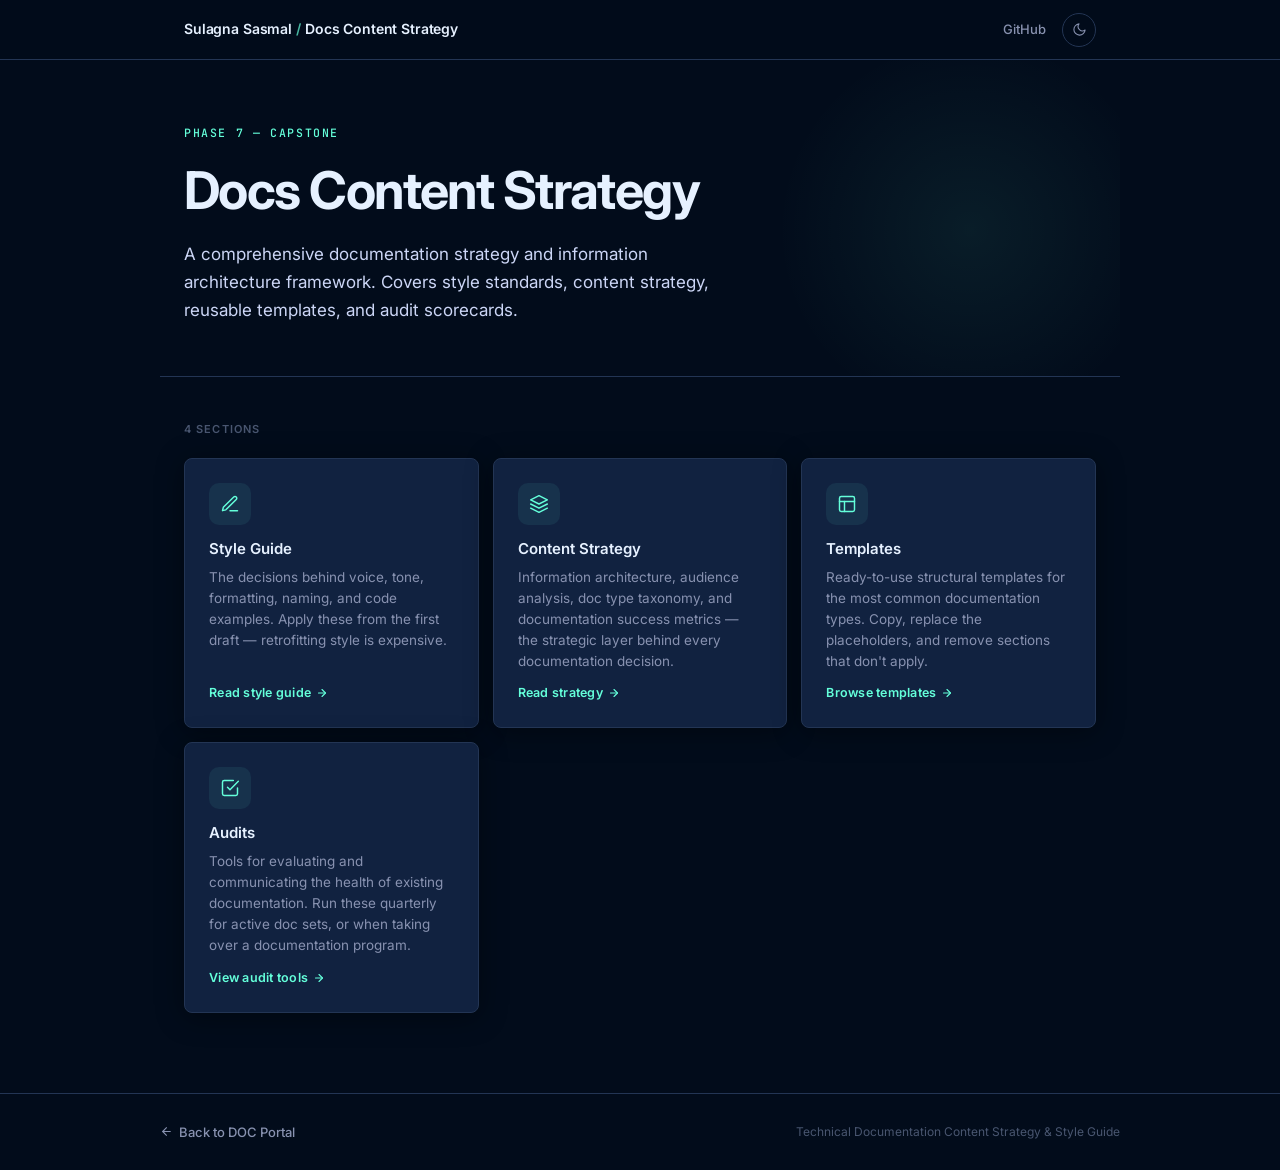
<file: index.html>
<!DOCTYPE html>
<html lang="en" data-theme="dark">
<head>
  <meta charset="UTF-8">
  <meta name="viewport" content="width=device-width, initial-scale=1.0">
  <title>Docs Content Strategy — Documentation Strategy Framework</title>
  <meta name="description" content="Comprehensive documentation strategy and information architecture framework — style guide, content strategy, templates, and audit checklists.">
  <link rel="icon" href="data:image/svg+xml,<svg xmlns='http://www.w3.org/2000/svg' viewBox='0 0 100 100'><text y='.9em' font-size='90'>📐</text></svg>">

  <script>
    (function () {
      var t = localStorage.getItem('docs-strategy-theme') || 'dark';
      document.documentElement.setAttribute('data-theme', t);
    })();
  </script>

  <link rel="stylesheet" href="assets/site.css">
</head>
<body>

  <!-- ── NAVIGATION ───────────────────────────────────────── -->
  <nav class="site-nav" aria-label="Site navigation">
    <div class="site-nav__inner">
      <a href="./" class="nav-brand">
        Sulagna Sasmal<span class="sep">/</span><span class="brand-sub">Docs Content Strategy</span>
      </a>
      <div class="nav-right">
        <a href="https://github.com/SulagnaSasmal/docs-content-strategy" class="nav-link" target="_blank" rel="noopener">GitHub</a>
        <button class="theme-btn" aria-label="Toggle colour theme" onclick="toggleTheme()">
          <svg class="icon-sun" viewBox="0 0 24 24" aria-hidden="true">
            <circle cx="12" cy="12" r="5"/>
            <line x1="12" y1="1" x2="12" y2="3"/><line x1="12" y1="21" x2="12" y2="23"/>
            <line x1="4.22" y1="4.22" x2="5.64" y2="5.64"/><line x1="18.36" y1="18.36" x2="19.78" y2="19.78"/>
            <line x1="1" y1="12" x2="3" y2="12"/><line x1="21" y1="12" x2="23" y2="12"/>
            <line x1="4.22" y1="19.78" x2="5.64" y2="18.36"/><line x1="18.36" y1="5.64" x2="19.78" y2="4.22"/>
          </svg>
          <svg class="icon-moon" viewBox="0 0 24 24" aria-hidden="true">
            <path d="M21 12.79A9 9 0 1 1 11.21 3 7 7 0 0 0 21 12.79z"/>
          </svg>
        </button>
      </div>
    </div>
  </nav>

  <!-- ── HERO ─────────────────────────────────────────────── -->
  <header class="hero">
    <span class="hero-eyebrow">Phase 7 — Capstone</span>
    <h1>Docs Content Strategy</h1>
    <p class="hero-desc">
      A comprehensive documentation strategy and information architecture framework.
      Covers style standards, content strategy, reusable templates, and audit scorecards.
    </p>
  </header>

  <hr class="divider">

  <!-- ── SECTIONS ──────────────────────────────────────────── -->
  <main class="cards-wrap">
    <p class="section-label">4 sections</p>
    <div class="card-grid">

      <!-- Style Guide -->
      <div class="card">
        <div class="card-icon" aria-hidden="true">
          <svg viewBox="0 0 24 24">
            <path d="M12 20h9"/><path d="M16.5 3.5a2.121 2.121 0 0 1 3 3L7 19l-4 1 1-4L16.5 3.5z"/>
          </svg>
        </div>
        <div class="card-body">
          <div class="card-title">Style Guide</div>
          <p class="card-desc">
            The decisions behind voice, tone, formatting, naming, and code examples.
            Apply these from the first draft — retrofitting style is expensive.
          </p>
          <a href="style-guide/" class="card-cta">
            Read style guide
            <svg viewBox="0 0 24 24" aria-hidden="true"><line x1="5" y1="12" x2="19" y2="12"/><polyline points="12 5 19 12 12 19"/></svg>
          </a>
        </div>
      </div>

      <!-- Content Strategy -->
      <div class="card">
        <div class="card-icon" aria-hidden="true">
          <svg viewBox="0 0 24 24">
            <polygon points="12 2 2 7 12 12 22 7 12 2"/>
            <polyline points="2 17 12 22 22 17"/>
            <polyline points="2 12 12 17 22 12"/>
          </svg>
        </div>
        <div class="card-body">
          <div class="card-title">Content Strategy</div>
          <p class="card-desc">
            Information architecture, audience analysis, doc type taxonomy, and documentation
            success metrics — the strategic layer behind every documentation decision.
          </p>
          <a href="content-strategy/" class="card-cta">
            Read strategy
            <svg viewBox="0 0 24 24" aria-hidden="true"><line x1="5" y1="12" x2="19" y2="12"/><polyline points="12 5 19 12 12 19"/></svg>
          </a>
        </div>
      </div>

      <!-- Templates -->
      <div class="card">
        <div class="card-icon" aria-hidden="true">
          <svg viewBox="0 0 24 24">
            <rect x="3" y="3" width="18" height="18" rx="2" ry="2"/>
            <line x1="3" y1="9" x2="21" y2="9"/>
            <line x1="9" y1="21" x2="9" y2="9"/>
          </svg>
        </div>
        <div class="card-body">
          <div class="card-title">Templates</div>
          <p class="card-desc">
            Ready-to-use structural templates for the most common documentation types.
            Copy, replace the placeholders, and remove sections that don't apply.
          </p>
          <a href="templates/" class="card-cta">
            Browse templates
            <svg viewBox="0 0 24 24" aria-hidden="true"><line x1="5" y1="12" x2="19" y2="12"/><polyline points="12 5 19 12 12 19"/></svg>
          </a>
        </div>
      </div>

      <!-- Audits -->
      <div class="card">
        <div class="card-icon" aria-hidden="true">
          <svg viewBox="0 0 24 24">
            <path d="M9 11l3 3L22 4"/><path d="M21 12v7a2 2 0 0 1-2 2H5a2 2 0 0 1-2-2V5a2 2 0 0 1 2-2h11"/>
          </svg>
        </div>
        <div class="card-body">
          <div class="card-title">Audits</div>
          <p class="card-desc">
            Tools for evaluating and communicating the health of existing documentation.
            Run these quarterly for active doc sets, or when taking over a documentation program.
          </p>
          <a href="audits/" class="card-cta">
            View audit tools
            <svg viewBox="0 0 24 24" aria-hidden="true"><line x1="5" y1="12" x2="19" y2="12"/><polyline points="12 5 19 12 12 19"/></svg>
          </a>
        </div>
      </div>

    </div>
  </main>

  <!-- ── FOOTER ─────────────────────────────────────────────── -->
  <footer class="site-footer">
    <div class="site-footer__inner">
      <a href="https://sulagnasasmal.github.io/doc-portal/" class="footer-back">
        <svg viewBox="0 0 24 24" aria-hidden="true"><line x1="19" y1="12" x2="5" y2="12"/><polyline points="12 19 5 12 12 5"/></svg>
        Back to DOC Portal
      </a>
      <p class="footer-text">Technical Documentation Content Strategy &amp; Style Guide</p>
    </div>
  </footer>

  <script>
    function toggleTheme() {
      var html = document.documentElement;
      var next = html.getAttribute('data-theme') === 'dark' ? 'light' : 'dark';
      html.setAttribute('data-theme', next);
      localStorage.setItem('docs-strategy-theme', next);
    }
  </script>

</body>
</html>
</file>
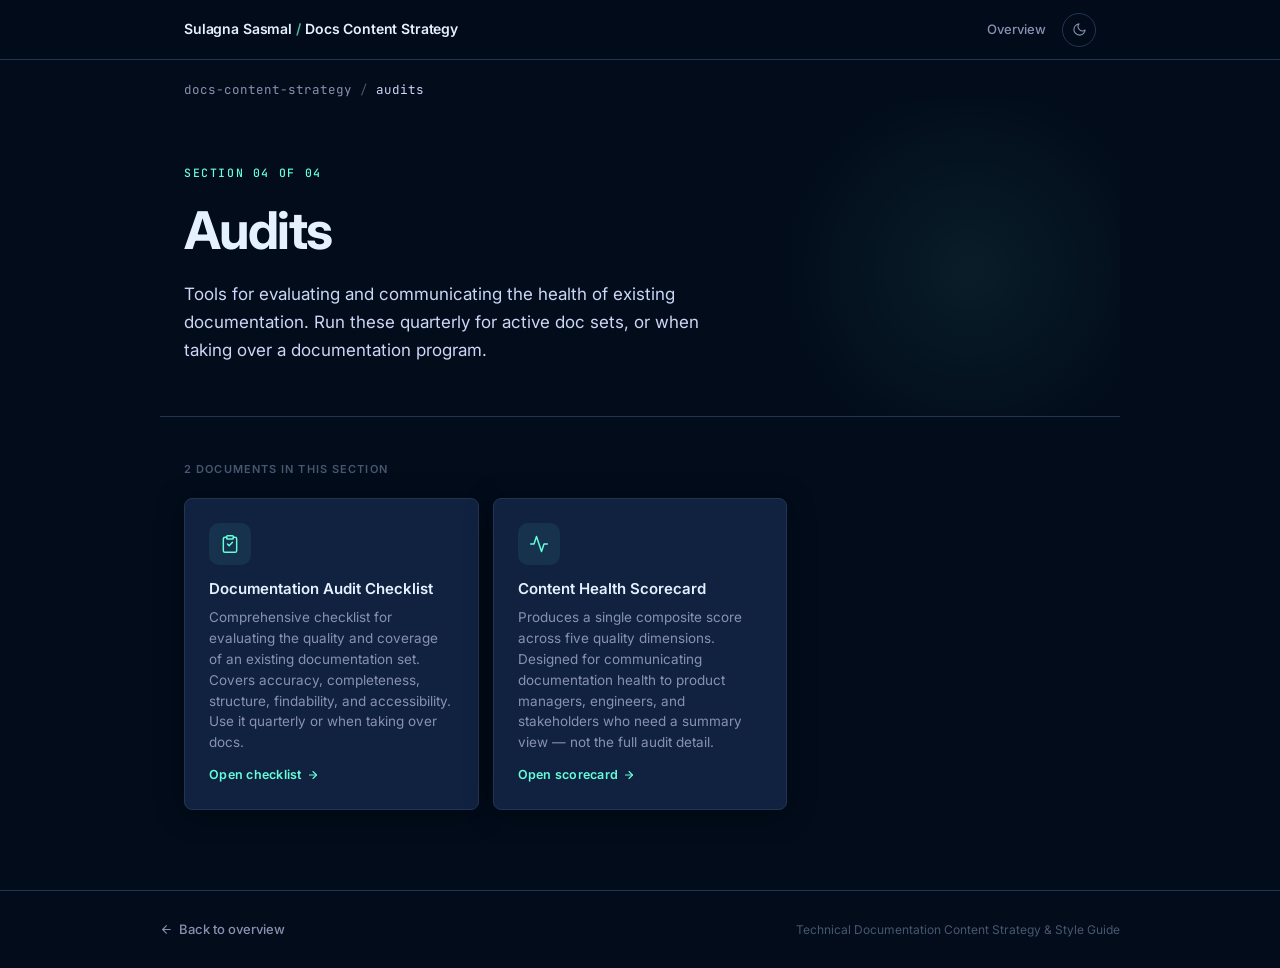
<file: audits/index.html>
<!DOCTYPE html>
<html lang="en" data-theme="dark">
<head>
  <meta charset="UTF-8">
  <meta name="viewport" content="width=device-width, initial-scale=1.0">
  <title>Audits — Docs Content Strategy</title>
  <meta name="description" content="Checklists and scorecards for evaluating documentation quality, coverage, and health.">

  <!-- Anti-FOUC: apply saved theme before first paint -->
  <script>
    (function () {
      var t = localStorage.getItem('docs-strategy-theme') || 'dark';
      document.documentElement.setAttribute('data-theme', t);
    })();
  </script>

  <link rel="stylesheet" href="../assets/site.css">
</head>
<body>

  <!-- ── NAVIGATION ───────────────────────────────────────── -->
  <nav class="site-nav" aria-label="Site navigation">
    <div class="site-nav__inner">
      <a href="../" class="nav-brand">
        Sulagna Sasmal<span class="sep">/</span><span class="brand-sub">Docs Content Strategy</span>
      </a>
      <div class="nav-right">
        <a href="../" class="nav-link">Overview</a>
        <button class="theme-btn" aria-label="Toggle colour theme" onclick="toggleTheme()">
          <svg class="icon-sun" viewBox="0 0 24 24" aria-hidden="true">
            <circle cx="12" cy="12" r="5"/>
            <line x1="12" y1="1"     x2="12" y2="3"/>
            <line x1="12" y1="21"    x2="12" y2="23"/>
            <line x1="4.22" y1="4.22"  x2="5.64" y2="5.64"/>
            <line x1="18.36" y1="18.36" x2="19.78" y2="19.78"/>
            <line x1="1"  y1="12" x2="3"  y2="12"/>
            <line x1="21" y1="12" x2="23" y2="12"/>
            <line x1="4.22" y1="19.78" x2="5.64" y2="18.36"/>
            <line x1="18.36" y1="5.64" x2="19.78" y2="4.22"/>
          </svg>
          <svg class="icon-moon" viewBox="0 0 24 24" aria-hidden="true">
            <path d="M21 12.79A9 9 0 1 1 11.21 3 7 7 0 0 0 21 12.79z"/>
          </svg>
        </button>
      </div>
    </div>
  </nav>

  <!-- ── BREADCRUMB ────────────────────────────────────────── -->
  <nav class="breadcrumb" aria-label="Breadcrumb">
    <a href="../">docs-content-strategy</a>
    <span class="bc-sep">/</span>
    <span class="bc-current">audits</span>
  </nav>

  <!-- ── HERO ─────────────────────────────────────────────── -->
  <header class="hero">
    <span class="hero-eyebrow">Section 04 of 04</span>
    <h1>Audits</h1>
    <p class="hero-desc">
      Tools for evaluating and communicating the health of existing documentation.
      Run these quarterly for active doc sets, or when taking over a documentation program.
    </p>
  </header>

  <hr class="divider">

  <!-- ── CARDS ─────────────────────────────────────────────── -->
  <main class="cards-wrap">
    <p class="section-label">2 documents in this section</p>
    <div class="card-grid">

      <!-- Documentation Audit Checklist -->
      <div class="card">
        <div class="card-icon" aria-hidden="true">
          <svg viewBox="0 0 24 24">
            <path d="M16 4h2a2 2 0 0 1 2 2v14a2 2 0 0 1-2 2H6a2 2 0 0 1-2-2V6a2 2 0 0 1 2-2h2"/>
            <rect x="8" y="2" width="8" height="4" rx="1" ry="1"/>
            <polyline points="9 12 11 14 15 10"/>
          </svg>
        </div>
        <div class="card-body">
          <div class="card-title">Documentation Audit Checklist</div>
          <p class="card-desc">
            Comprehensive checklist for evaluating the quality and coverage of an existing documentation set. Covers accuracy, completeness, structure, findability, and accessibility. Use it quarterly or when taking over docs.
          </p>
          <a href="doc-audit-checklist.html" class="card-cta">
            Open checklist
            <svg viewBox="0 0 24 24" aria-hidden="true"><line x1="5" y1="12" x2="19" y2="12"/><polyline points="12 5 19 12 12 19"/></svg>
          </a>
        </div>
      </div>

      <!-- Content Health Scorecard -->
      <div class="card">
        <div class="card-icon" aria-hidden="true">
          <svg viewBox="0 0 24 24">
            <polyline points="22 12 18 12 15 21 9 3 6 12 2 12"/>
          </svg>
        </div>
        <div class="card-body">
          <div class="card-title">Content Health Scorecard</div>
          <p class="card-desc">
            Produces a single composite score across five quality dimensions. Designed for communicating documentation health to product managers, engineers, and stakeholders who need a summary view — not the full audit detail.
          </p>
          <a href="content-health-scorecard.html" class="card-cta">
            Open scorecard
            <svg viewBox="0 0 24 24" aria-hidden="true"><line x1="5" y1="12" x2="19" y2="12"/><polyline points="12 5 19 12 12 19"/></svg>
          </a>
        </div>
      </div>

    </div>
  </main>

  <!-- ── FOOTER ─────────────────────────────────────────────── -->
  <footer class="site-footer">
    <div class="site-footer__inner">
      <a href="../" class="footer-back">
        <svg viewBox="0 0 24 24" aria-hidden="true"><line x1="19" y1="12" x2="5" y2="12"/><polyline points="12 19 5 12 12 5"/></svg>
        Back to overview
      </a>
      <p class="footer-text">Technical Documentation Content Strategy &amp; Style Guide</p>
    </div>
  </footer>

  <script>
    function toggleTheme() {
      var html = document.documentElement;
      var next = html.getAttribute('data-theme') === 'dark' ? 'light' : 'dark';
      html.setAttribute('data-theme', next);
      localStorage.setItem('docs-strategy-theme', next);
    }
  </script>

</body>
</html>
</file>
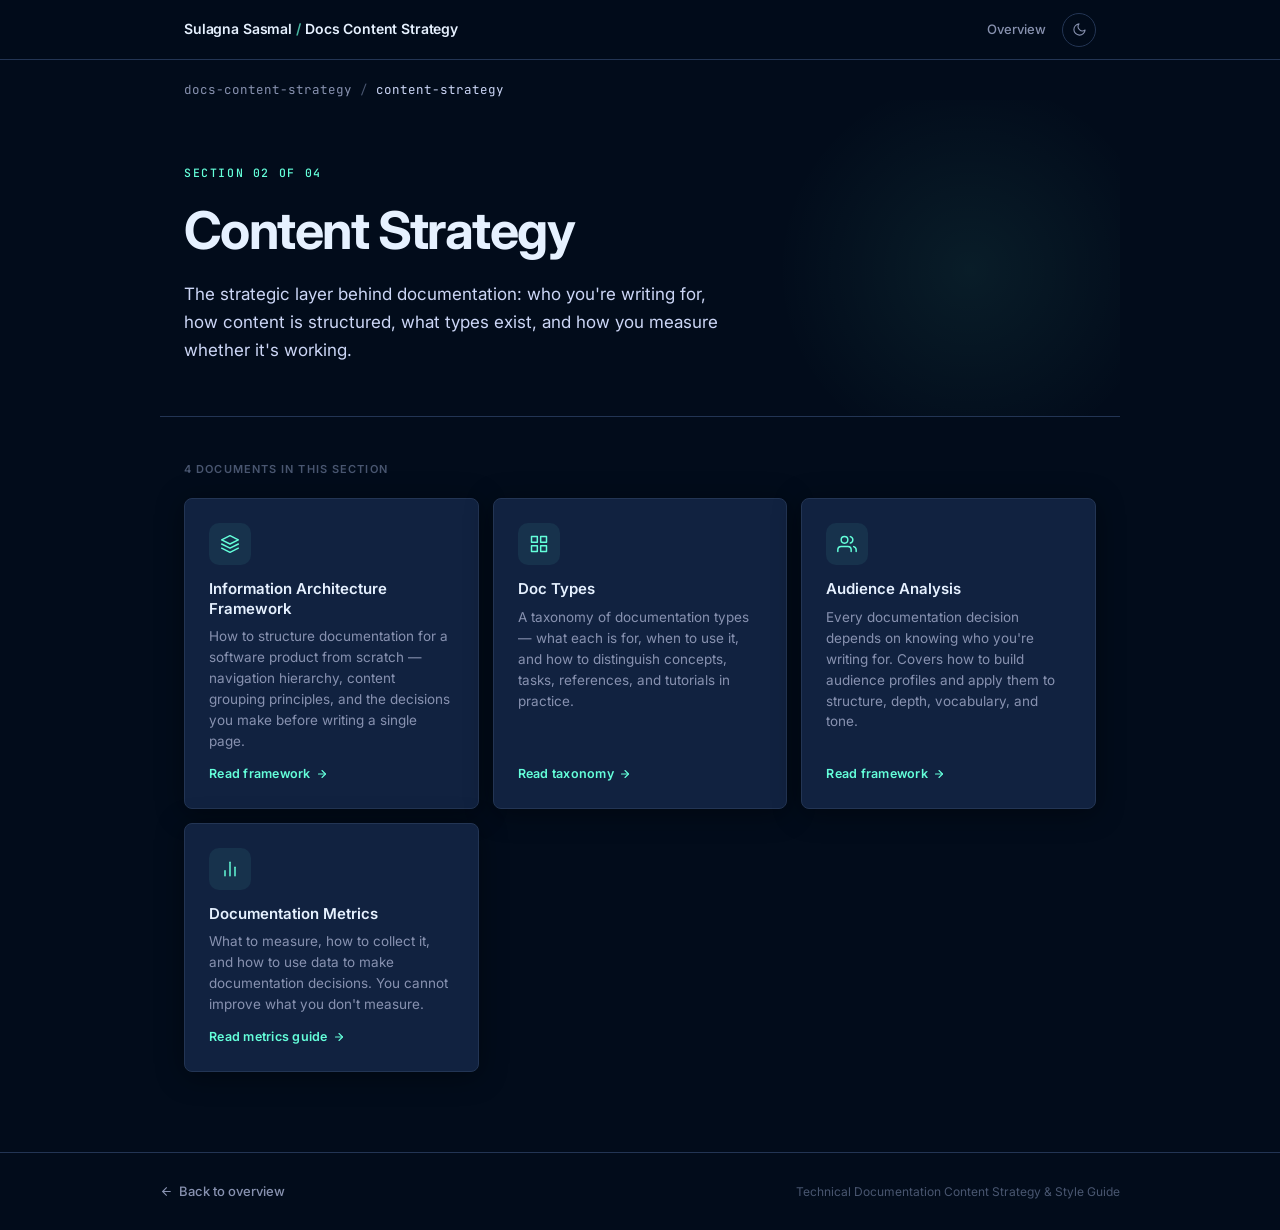
<file: content-strategy/index.html>
<!DOCTYPE html>
<html lang="en" data-theme="dark">
<head>
  <meta charset="UTF-8">
  <meta name="viewport" content="width=device-width, initial-scale=1.0">
  <title>Content Strategy — Docs Content Strategy</title>
  <meta name="description" content="Information architecture, audience models, doc type taxonomy, and documentation success metrics.">

  <!-- Anti-FOUC: apply saved theme before first paint -->
  <script>
    (function () {
      var t = localStorage.getItem('docs-strategy-theme') || 'dark';
      document.documentElement.setAttribute('data-theme', t);
    })();
  </script>

  <link rel="stylesheet" href="../assets/site.css">
</head>
<body>

  <!-- ── NAVIGATION ───────────────────────────────────────── -->
  <nav class="site-nav" aria-label="Site navigation">
    <div class="site-nav__inner">
      <a href="../" class="nav-brand">
        Sulagna Sasmal<span class="sep">/</span><span class="brand-sub">Docs Content Strategy</span>
      </a>
      <div class="nav-right">
        <a href="../" class="nav-link">Overview</a>
        <button class="theme-btn" aria-label="Toggle colour theme" onclick="toggleTheme()">
          <svg class="icon-sun" viewBox="0 0 24 24" aria-hidden="true">
            <circle cx="12" cy="12" r="5"/>
            <line x1="12" y1="1"     x2="12" y2="3"/>
            <line x1="12" y1="21"    x2="12" y2="23"/>
            <line x1="4.22" y1="4.22"  x2="5.64" y2="5.64"/>
            <line x1="18.36" y1="18.36" x2="19.78" y2="19.78"/>
            <line x1="1"  y1="12" x2="3"  y2="12"/>
            <line x1="21" y1="12" x2="23" y2="12"/>
            <line x1="4.22" y1="19.78" x2="5.64" y2="18.36"/>
            <line x1="18.36" y1="5.64" x2="19.78" y2="4.22"/>
          </svg>
          <svg class="icon-moon" viewBox="0 0 24 24" aria-hidden="true">
            <path d="M21 12.79A9 9 0 1 1 11.21 3 7 7 0 0 0 21 12.79z"/>
          </svg>
        </button>
      </div>
    </div>
  </nav>

  <!-- ── BREADCRUMB ────────────────────────────────────────── -->
  <nav class="breadcrumb" aria-label="Breadcrumb">
    <a href="../">docs-content-strategy</a>
    <span class="bc-sep">/</span>
    <span class="bc-current">content-strategy</span>
  </nav>

  <!-- ── HERO ─────────────────────────────────────────────── -->
  <header class="hero">
    <span class="hero-eyebrow">Section 02 of 04</span>
    <h1>Content Strategy</h1>
    <p class="hero-desc">
      The strategic layer behind documentation: who you're writing for, how content is
      structured, what types exist, and how you measure whether it's working.
    </p>
  </header>

  <hr class="divider">

  <!-- ── CARDS ─────────────────────────────────────────────── -->
  <main class="cards-wrap">
    <p class="section-label">4 documents in this section</p>
    <div class="card-grid">

      <!-- IA Framework -->
      <div class="card">
        <div class="card-icon" aria-hidden="true">
          <svg viewBox="0 0 24 24">
            <polygon points="12 2 2 7 12 12 22 7 12 2"/>
            <polyline points="2 17 12 22 22 17"/>
            <polyline points="2 12 12 17 22 12"/>
          </svg>
        </div>
        <div class="card-body">
          <div class="card-title">Information Architecture Framework</div>
          <p class="card-desc">
            How to structure documentation for a software product from scratch — navigation hierarchy, content grouping principles, and the decisions you make before writing a single page.
          </p>
          <a href="ia-framework.html" class="card-cta">
            Read framework
            <svg viewBox="0 0 24 24" aria-hidden="true"><line x1="5" y1="12" x2="19" y2="12"/><polyline points="12 5 19 12 12 19"/></svg>
          </a>
        </div>
      </div>

      <!-- Doc Types -->
      <div class="card">
        <div class="card-icon" aria-hidden="true">
          <svg viewBox="0 0 24 24">
            <rect x="3"  y="3"  width="7" height="7"/>
            <rect x="14" y="3"  width="7" height="7"/>
            <rect x="14" y="14" width="7" height="7"/>
            <rect x="3"  y="14" width="7" height="7"/>
          </svg>
        </div>
        <div class="card-body">
          <div class="card-title">Doc Types</div>
          <p class="card-desc">
            A taxonomy of documentation types — what each is for, when to use it, and how to distinguish concepts, tasks, references, and tutorials in practice.
          </p>
          <a href="doc-types.html" class="card-cta">
            Read taxonomy
            <svg viewBox="0 0 24 24" aria-hidden="true"><line x1="5" y1="12" x2="19" y2="12"/><polyline points="12 5 19 12 12 19"/></svg>
          </a>
        </div>
      </div>

      <!-- Audience Analysis -->
      <div class="card">
        <div class="card-icon" aria-hidden="true">
          <svg viewBox="0 0 24 24">
            <path d="M17 21v-2a4 4 0 0 0-4-4H5a4 4 0 0 0-4 4v2"/>
            <circle cx="9" cy="7" r="4"/>
            <path d="M23 21v-2a4 4 0 0 0-3-3.87"/>
            <path d="M16 3.13a4 4 0 0 1 0 7.75"/>
          </svg>
        </div>
        <div class="card-body">
          <div class="card-title">Audience Analysis</div>
          <p class="card-desc">
            Every documentation decision depends on knowing who you're writing for. Covers how to build audience profiles and apply them to structure, depth, vocabulary, and tone.
          </p>
          <a href="audience-analysis.html" class="card-cta">
            Read framework
            <svg viewBox="0 0 24 24" aria-hidden="true"><line x1="5" y1="12" x2="19" y2="12"/><polyline points="12 5 19 12 12 19"/></svg>
          </a>
        </div>
      </div>

      <!-- Documentation Metrics -->
      <div class="card">
        <div class="card-icon" aria-hidden="true">
          <svg viewBox="0 0 24 24">
            <line x1="18" y1="20" x2="18" y2="10"/>
            <line x1="12" y1="20" x2="12" y2="4"/>
            <line x1="6"  y1="20" x2="6"  y2="14"/>
          </svg>
        </div>
        <div class="card-body">
          <div class="card-title">Documentation Metrics</div>
          <p class="card-desc">
            What to measure, how to collect it, and how to use data to make documentation decisions. You cannot improve what you don't measure.
          </p>
          <a href="metrics.html" class="card-cta">
            Read metrics guide
            <svg viewBox="0 0 24 24" aria-hidden="true"><line x1="5" y1="12" x2="19" y2="12"/><polyline points="12 5 19 12 12 19"/></svg>
          </a>
        </div>
      </div>

    </div>
  </main>

  <!-- ── FOOTER ─────────────────────────────────────────────── -->
  <footer class="site-footer">
    <div class="site-footer__inner">
      <a href="../" class="footer-back">
        <svg viewBox="0 0 24 24" aria-hidden="true"><line x1="19" y1="12" x2="5" y2="12"/><polyline points="12 19 5 12 12 5"/></svg>
        Back to overview
      </a>
      <p class="footer-text">Technical Documentation Content Strategy &amp; Style Guide</p>
    </div>
  </footer>

  <script>
    function toggleTheme() {
      var html = document.documentElement;
      var next = html.getAttribute('data-theme') === 'dark' ? 'light' : 'dark';
      html.setAttribute('data-theme', next);
      localStorage.setItem('docs-strategy-theme', next);
    }
  </script>

</body>
</html>
</file>
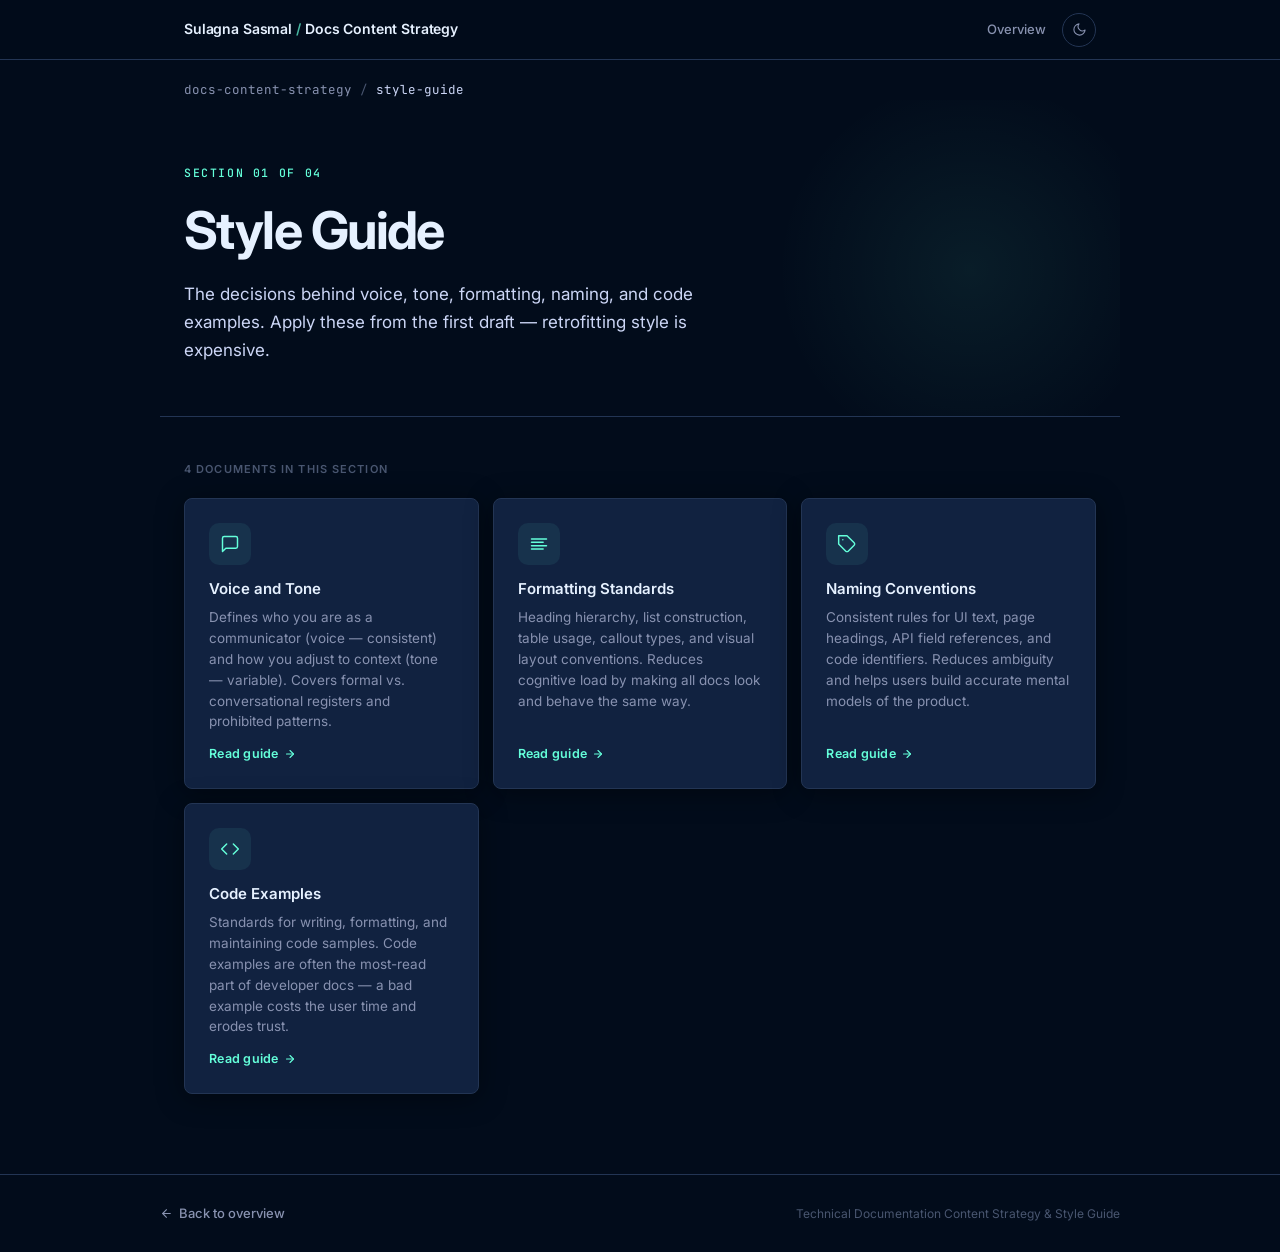
<file: style-guide/index.html>
<!DOCTYPE html>
<html lang="en" data-theme="dark">
<head>
  <meta charset="UTF-8">
  <meta name="viewport" content="width=device-width, initial-scale=1.0">
  <title>Style Guide — Docs Content Strategy</title>
  <meta name="description" content="Editorial voice, formatting conventions, naming rules, and code example standards for technical documentation.">

  <!-- Anti-FOUC: apply saved theme before first paint -->
  <script>
    (function () {
      var t = localStorage.getItem('docs-strategy-theme') || 'dark';
      document.documentElement.setAttribute('data-theme', t);
    })();
  </script>

  <link rel="stylesheet" href="../assets/site.css">
</head>
<body>

  <!-- ── NAVIGATION ───────────────────────────────────────── -->
  <nav class="site-nav" aria-label="Site navigation">
    <div class="site-nav__inner">
      <a href="../" class="nav-brand">
        Sulagna Sasmal<span class="sep">/</span><span class="brand-sub">Docs Content Strategy</span>
      </a>
      <div class="nav-right">
        <a href="../" class="nav-link">Overview</a>
        <button class="theme-btn" aria-label="Toggle colour theme" onclick="toggleTheme()">
          <!-- Sun (shown in dark mode to switch to light) -->
          <svg class="icon-sun" viewBox="0 0 24 24" aria-hidden="true">
            <circle cx="12" cy="12" r="5"/>
            <line x1="12" y1="1"     x2="12" y2="3"/>
            <line x1="12" y1="21"    x2="12" y2="23"/>
            <line x1="4.22" y1="4.22"  x2="5.64" y2="5.64"/>
            <line x1="18.36" y1="18.36" x2="19.78" y2="19.78"/>
            <line x1="1"  y1="12" x2="3"  y2="12"/>
            <line x1="21" y1="12" x2="23" y2="12"/>
            <line x1="4.22" y1="19.78" x2="5.64" y2="18.36"/>
            <line x1="18.36" y1="5.64" x2="19.78" y2="4.22"/>
          </svg>
          <!-- Moon (shown in light mode to switch to dark) -->
          <svg class="icon-moon" viewBox="0 0 24 24" aria-hidden="true">
            <path d="M21 12.79A9 9 0 1 1 11.21 3 7 7 0 0 0 21 12.79z"/>
          </svg>
        </button>
      </div>
    </div>
  </nav>

  <!-- ── BREADCRUMB ────────────────────────────────────────── -->
  <nav class="breadcrumb" aria-label="Breadcrumb">
    <a href="../">docs-content-strategy</a>
    <span class="bc-sep">/</span>
    <span class="bc-current">style-guide</span>
  </nav>

  <!-- ── HERO ─────────────────────────────────────────────── -->
  <header class="hero">
    <span class="hero-eyebrow">Section 01 of 04</span>
    <h1>Style Guide</h1>
    <p class="hero-desc">
      The decisions behind voice, tone, formatting, naming, and code examples.
      Apply these from the first draft — retrofitting style is expensive.
    </p>
  </header>

  <hr class="divider">

  <!-- ── CARDS ─────────────────────────────────────────────── -->
  <main class="cards-wrap">
    <p class="section-label">4 documents in this section</p>
    <div class="card-grid">

      <!-- Voice and Tone -->
      <div class="card">
        <div class="card-icon" aria-hidden="true">
          <svg viewBox="0 0 24 24">
            <path d="M21 15a2 2 0 0 1-2 2H7l-4 4V5a2 2 0 0 1 2-2h14a2 2 0 0 1 2 2z"/>
          </svg>
        </div>
        <div class="card-body">
          <div class="card-title">Voice and Tone</div>
          <p class="card-desc">
            Defines who you are as a communicator (voice — consistent) and how you adjust to context (tone — variable). Covers formal vs. conversational registers and prohibited patterns.
          </p>
          <a href="voice-and-tone.html" class="card-cta">
            Read guide
            <svg viewBox="0 0 24 24" aria-hidden="true"><line x1="5" y1="12" x2="19" y2="12"/><polyline points="12 5 19 12 12 19"/></svg>
          </a>
        </div>
      </div>

      <!-- Formatting Standards -->
      <div class="card">
        <div class="card-icon" aria-hidden="true">
          <svg viewBox="0 0 24 24">
            <line x1="17" y1="10" x2="3" y2="10"/>
            <line x1="21" y1="6"  x2="3" y2="6"/>
            <line x1="21" y1="14" x2="3" y2="14"/>
            <line x1="17" y1="18" x2="3" y2="18"/>
          </svg>
        </div>
        <div class="card-body">
          <div class="card-title">Formatting Standards</div>
          <p class="card-desc">
            Heading hierarchy, list construction, table usage, callout types, and visual layout conventions. Reduces cognitive load by making all docs look and behave the same way.
          </p>
          <a href="formatting-standards.html" class="card-cta">
            Read guide
            <svg viewBox="0 0 24 24" aria-hidden="true"><line x1="5" y1="12" x2="19" y2="12"/><polyline points="12 5 19 12 12 19"/></svg>
          </a>
        </div>
      </div>

      <!-- Naming Conventions -->
      <div class="card">
        <div class="card-icon" aria-hidden="true">
          <svg viewBox="0 0 24 24">
            <path d="M20.59 13.41l-7.17 7.17a2 2 0 0 1-2.83 0L2 12V2h10l8.59 8.59a2 2 0 0 1 0 2.82z"/>
            <line x1="7" y1="7" x2="7.01" y2="7"/>
          </svg>
        </div>
        <div class="card-body">
          <div class="card-title">Naming Conventions</div>
          <p class="card-desc">
            Consistent rules for UI text, page headings, API field references, and code identifiers. Reduces ambiguity and helps users build accurate mental models of the product.
          </p>
          <a href="naming-conventions.html" class="card-cta">
            Read guide
            <svg viewBox="0 0 24 24" aria-hidden="true"><line x1="5" y1="12" x2="19" y2="12"/><polyline points="12 5 19 12 12 19"/></svg>
          </a>
        </div>
      </div>

      <!-- Code Examples -->
      <div class="card">
        <div class="card-icon" aria-hidden="true">
          <svg viewBox="0 0 24 24">
            <polyline points="16 18 22 12 16 6"/>
            <polyline points="8 6 2 12 8 18"/>
          </svg>
        </div>
        <div class="card-body">
          <div class="card-title">Code Examples</div>
          <p class="card-desc">
            Standards for writing, formatting, and maintaining code samples. Code examples are often the most-read part of developer docs — a bad example costs the user time and erodes trust.
          </p>
          <a href="code-examples.html" class="card-cta">
            Read guide
            <svg viewBox="0 0 24 24" aria-hidden="true"><line x1="5" y1="12" x2="19" y2="12"/><polyline points="12 5 19 12 12 19"/></svg>
          </a>
        </div>
      </div>

    </div>
  </main>

  <!-- ── FOOTER ─────────────────────────────────────────────── -->
  <footer class="site-footer">
    <div class="site-footer__inner">
      <a href="../" class="footer-back">
        <svg viewBox="0 0 24 24" aria-hidden="true"><line x1="19" y1="12" x2="5" y2="12"/><polyline points="12 19 5 12 12 5"/></svg>
        Back to overview
      </a>
      <p class="footer-text">Technical Documentation Content Strategy &amp; Style Guide</p>
    </div>
  </footer>

  <script>
    function toggleTheme() {
      var html = document.documentElement;
      var next = html.getAttribute('data-theme') === 'dark' ? 'light' : 'dark';
      html.setAttribute('data-theme', next);
      localStorage.setItem('docs-strategy-theme', next);
    }
  </script>

</body>
</html>
</file>
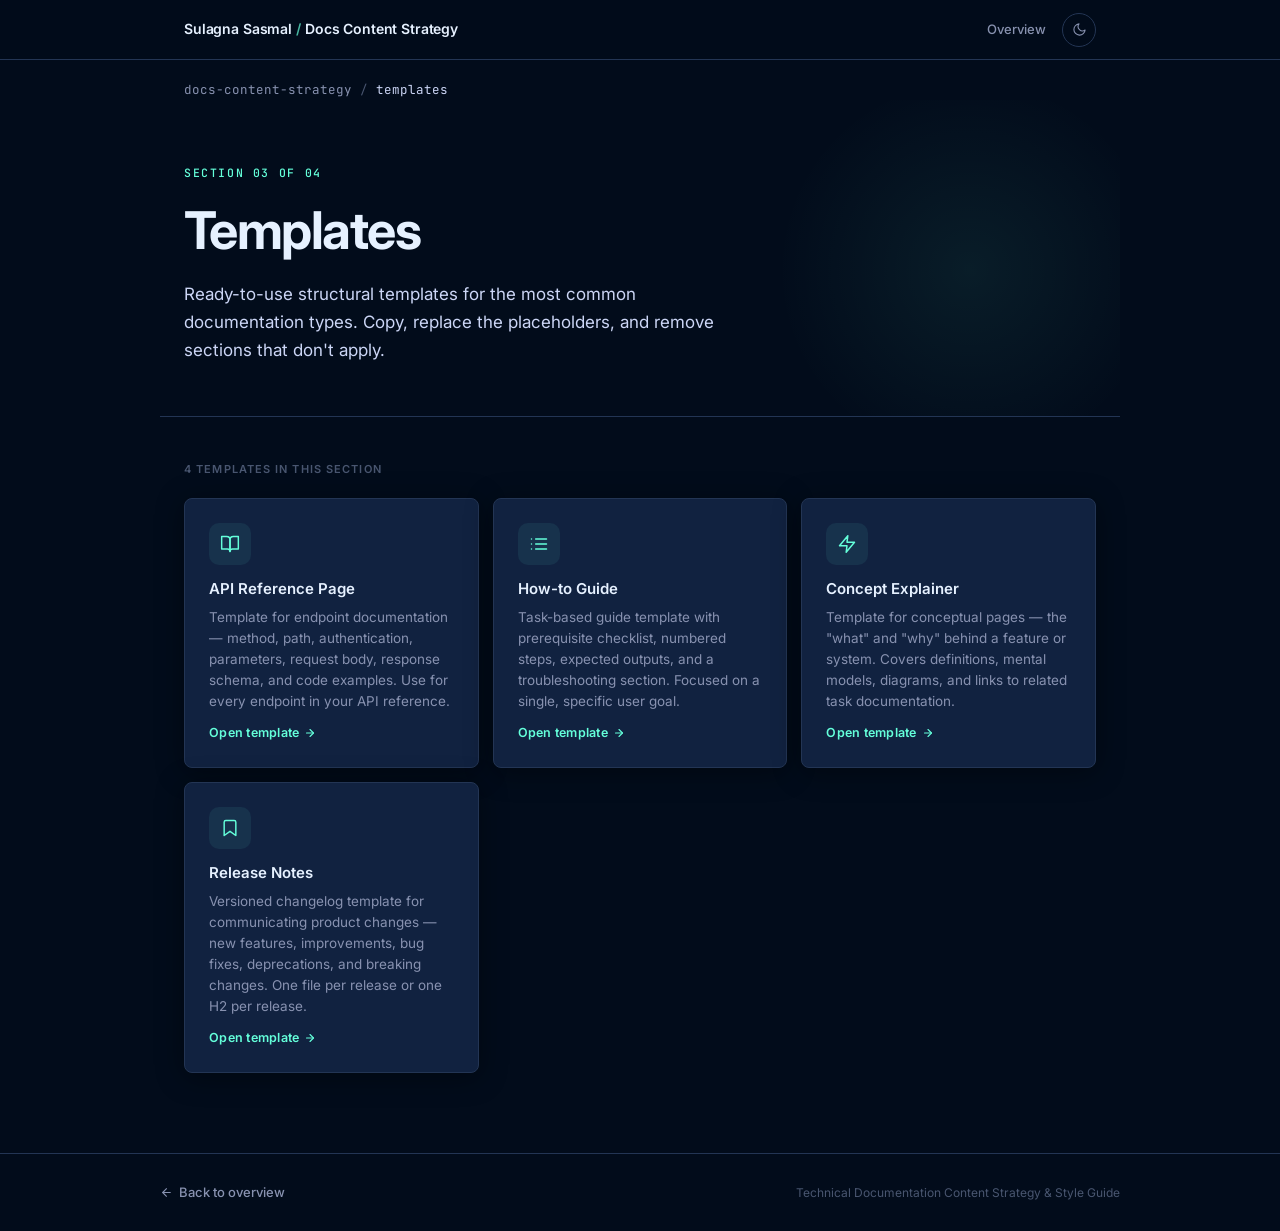
<file: templates/index.html>
<!DOCTYPE html>
<html lang="en" data-theme="dark">
<head>
  <meta charset="UTF-8">
  <meta name="viewport" content="width=device-width, initial-scale=1.0">
  <title>Templates — Docs Content Strategy</title>
  <meta name="description" content="Ready-to-use structural templates for API references, how-to guides, concept explainers, and release notes.">

  <!-- Anti-FOUC: apply saved theme before first paint -->
  <script>
    (function () {
      var t = localStorage.getItem('docs-strategy-theme') || 'dark';
      document.documentElement.setAttribute('data-theme', t);
    })();
  </script>

  <link rel="stylesheet" href="../assets/site.css">
</head>
<body>

  <!-- ── NAVIGATION ───────────────────────────────────────── -->
  <nav class="site-nav" aria-label="Site navigation">
    <div class="site-nav__inner">
      <a href="../" class="nav-brand">
        Sulagna Sasmal<span class="sep">/</span><span class="brand-sub">Docs Content Strategy</span>
      </a>
      <div class="nav-right">
        <a href="../" class="nav-link">Overview</a>
        <button class="theme-btn" aria-label="Toggle colour theme" onclick="toggleTheme()">
          <svg class="icon-sun" viewBox="0 0 24 24" aria-hidden="true">
            <circle cx="12" cy="12" r="5"/>
            <line x1="12" y1="1"     x2="12" y2="3"/>
            <line x1="12" y1="21"    x2="12" y2="23"/>
            <line x1="4.22" y1="4.22"  x2="5.64" y2="5.64"/>
            <line x1="18.36" y1="18.36" x2="19.78" y2="19.78"/>
            <line x1="1"  y1="12" x2="3"  y2="12"/>
            <line x1="21" y1="12" x2="23" y2="12"/>
            <line x1="4.22" y1="19.78" x2="5.64" y2="18.36"/>
            <line x1="18.36" y1="5.64" x2="19.78" y2="4.22"/>
          </svg>
          <svg class="icon-moon" viewBox="0 0 24 24" aria-hidden="true">
            <path d="M21 12.79A9 9 0 1 1 11.21 3 7 7 0 0 0 21 12.79z"/>
          </svg>
        </button>
      </div>
    </div>
  </nav>

  <!-- ── BREADCRUMB ────────────────────────────────────────── -->
  <nav class="breadcrumb" aria-label="Breadcrumb">
    <a href="../">docs-content-strategy</a>
    <span class="bc-sep">/</span>
    <span class="bc-current">templates</span>
  </nav>

  <!-- ── HERO ─────────────────────────────────────────────── -->
  <header class="hero">
    <span class="hero-eyebrow">Section 03 of 04</span>
    <h1>Templates</h1>
    <p class="hero-desc">
      Ready-to-use structural templates for the most common documentation types.
      Copy, replace the placeholders, and remove sections that don't apply.
    </p>
  </header>

  <hr class="divider">

  <!-- ── CARDS ─────────────────────────────────────────────── -->
  <main class="cards-wrap">
    <p class="section-label">4 templates in this section</p>
    <div class="card-grid">

      <!-- API Reference Template -->
      <div class="card">
        <div class="card-icon" aria-hidden="true">
          <svg viewBox="0 0 24 24">
            <path d="M2 3h6a4 4 0 0 1 4 4v14a3 3 0 0 0-3-3H2z"/>
            <path d="M22 3h-6a4 4 0 0 0-4 4v14a3 3 0 0 1 3-3h7z"/>
          </svg>
        </div>
        <div class="card-body">
          <div class="card-title">API Reference Page</div>
          <p class="card-desc">
            Template for endpoint documentation — method, path, authentication, parameters, request body, response schema, and code examples. Use for every endpoint in your API reference.
          </p>
          <a href="api-reference-template.html" class="card-cta">
            Open template
            <svg viewBox="0 0 24 24" aria-hidden="true"><line x1="5" y1="12" x2="19" y2="12"/><polyline points="12 5 19 12 12 19"/></svg>
          </a>
        </div>
      </div>

      <!-- How-to Guide Template -->
      <div class="card">
        <div class="card-icon" aria-hidden="true">
          <svg viewBox="0 0 24 24">
            <line x1="8"  y1="6"  x2="21" y2="6"/>
            <line x1="8"  y1="12" x2="21" y2="12"/>
            <line x1="8"  y1="18" x2="21" y2="18"/>
            <line x1="3"  y1="6"  x2="3.01" y2="6"/>
            <line x1="3"  y1="12" x2="3.01" y2="12"/>
            <line x1="3"  y1="18" x2="3.01" y2="18"/>
          </svg>
        </div>
        <div class="card-body">
          <div class="card-title">How-to Guide</div>
          <p class="card-desc">
            Task-based guide template with prerequisite checklist, numbered steps, expected outputs, and a troubleshooting section. Focused on a single, specific user goal.
          </p>
          <a href="how-to-guide-template.html" class="card-cta">
            Open template
            <svg viewBox="0 0 24 24" aria-hidden="true"><line x1="5" y1="12" x2="19" y2="12"/><polyline points="12 5 19 12 12 19"/></svg>
          </a>
        </div>
      </div>

      <!-- Concept Explainer Template -->
      <div class="card">
        <div class="card-icon" aria-hidden="true">
          <svg viewBox="0 0 24 24">
            <polygon points="13 2 3 14 12 14 11 22 21 10 12 10 13 2"/>
          </svg>
        </div>
        <div class="card-body">
          <div class="card-title">Concept Explainer</div>
          <p class="card-desc">
            Template for conceptual pages — the "what" and "why" behind a feature or system. Covers definitions, mental models, diagrams, and links to related task documentation.
          </p>
          <a href="concept-explainer-template.html" class="card-cta">
            Open template
            <svg viewBox="0 0 24 24" aria-hidden="true"><line x1="5" y1="12" x2="19" y2="12"/><polyline points="12 5 19 12 12 19"/></svg>
          </a>
        </div>
      </div>

      <!-- Release Notes Template -->
      <div class="card">
        <div class="card-icon" aria-hidden="true">
          <svg viewBox="0 0 24 24">
            <path d="M19 21l-7-5-7 5V5a2 2 0 0 1 2-2h10a2 2 0 0 1 2 2z"/>
          </svg>
        </div>
        <div class="card-body">
          <div class="card-title">Release Notes</div>
          <p class="card-desc">
            Versioned changelog template for communicating product changes — new features, improvements, bug fixes, deprecations, and breaking changes. One file per release or one H2 per release.
          </p>
          <a href="release-notes-template.html" class="card-cta">
            Open template
            <svg viewBox="0 0 24 24" aria-hidden="true"><line x1="5" y1="12" x2="19" y2="12"/><polyline points="12 5 19 12 12 19"/></svg>
          </a>
        </div>
      </div>

    </div>
  </main>

  <!-- ── FOOTER ─────────────────────────────────────────────── -->
  <footer class="site-footer">
    <div class="site-footer__inner">
      <a href="../" class="footer-back">
        <svg viewBox="0 0 24 24" aria-hidden="true"><line x1="19" y1="12" x2="5" y2="12"/><polyline points="12 19 5 12 12 5"/></svg>
        Back to overview
      </a>
      <p class="footer-text">Technical Documentation Content Strategy &amp; Style Guide</p>
    </div>
  </footer>

  <script>
    function toggleTheme() {
      var html = document.documentElement;
      var next = html.getAttribute('data-theme') === 'dark' ? 'light' : 'dark';
      html.setAttribute('data-theme', next);
      localStorage.setItem('docs-strategy-theme', next);
    }
  </script>

</body>
</html>
</file>
<file: assets/site.css>
@import url('https://fonts.googleapis.com/css2?family=Inter:ital,wght@0,400;0,500;0,600;0,700;1,400&family=JetBrains+Mono:wght@400;500&display=swap');

/* ============================================================
   DESIGN TOKENS
   bchiang7/v4 navy + cyan palette · shadcn card structure
   leerob editorial type scale · magicui radial glow hero
   ============================================================ */

:root {
  /* Dark defaults — bchiang7 navy palette */
  --bg:         #020c1b;
  --bg-surface: #0a192f;
  --bg-card:    #112240;
  --border:     #233554;
  --text:       #ccd6f6;
  --bright:     #e6f1ff;
  --muted:      #8892b0;
  --faint:      #495670;
  --accent:     #64ffda;
  --accent-bg:  rgba(100, 255, 218, 0.07);
  --nav-bg:     rgba(2, 12, 27, 0.88);
  --shadow:     0 4px 28px rgba(0, 0, 0, 0.4);

  /* Shared */
  --r:    8px;
  --ease: cubic-bezier(0.4, 0, 0.2, 1);
  --max:  960px;
  --sans: 'Inter', -apple-system, BlinkMacSystemFont, 'Segoe UI', sans-serif;
  --mono: 'JetBrains Mono', 'Fira Code', 'Courier New', monospace;
}

[data-theme="light"] {
  --bg:         #f8fafc;
  --bg-surface: #f1f5f9;
  --bg-card:    #ffffff;
  --border:     #e2e8f0;
  --text:       #334155;
  --bright:     #0f172a;
  --muted:      #64748b;
  --faint:      #94a3b8;
  --accent:     #0284c7;
  --accent-bg:  rgba(2, 132, 199, 0.07);
  --nav-bg:     rgba(248, 250, 252, 0.88);
  --shadow:     0 2px 16px rgba(0, 0, 0, 0.08);
}

/* ============================================================
   RESET & BASE
   ============================================================ */

*, *::before, *::after {
  box-sizing: border-box;
  margin: 0;
  padding: 0;
}

html {
  scroll-behavior: smooth;
}

body {
  font-family: var(--sans);
  font-size: 16px;
  line-height: 1.6;
  color: var(--text);
  background: var(--bg);
  -webkit-font-smoothing: antialiased;
  min-height: 100vh;
  transition: background 0.25s var(--ease), color 0.25s var(--ease);
}

a {
  color: var(--accent);
  text-decoration: none;
  transition: color 0.15s;
}
a:hover { text-decoration: underline; }
a:focus-visible {
  outline: 2px dashed var(--accent);
  outline-offset: 3px;
  border-radius: 2px;
}

/* ============================================================
   NAVIGATION
   sticky · blur · bchiang7 100px nav rhythm (scaled to 60px)
   ============================================================ */

.site-nav {
  position: sticky;
  top: 0;
  z-index: 100;
  height: 60px;
  background: var(--nav-bg);
  backdrop-filter: blur(14px);
  -webkit-backdrop-filter: blur(14px);
  border-bottom: 1px solid var(--border);
}

.site-nav__inner {
  max-width: var(--max);
  height: 100%;
  margin: 0 auto;
  padding: 0 24px;
  display: flex;
  align-items: center;
  justify-content: space-between;
}

.nav-brand {
  font-size: 14px;
  font-weight: 600;
  color: var(--bright);
  letter-spacing: -0.01em;
  text-decoration: none;
  transition: color 0.15s;
}
.nav-brand:hover { color: var(--accent); text-decoration: none; }
.nav-brand .sep { color: var(--accent); opacity: 0.7; margin: 0 4px; }

.nav-right {
  display: flex;
  align-items: center;
  gap: 16px;
}

.nav-link {
  font-size: 13px;
  font-weight: 500;
  color: var(--muted);
  transition: color 0.15s;
}
.nav-link:hover { color: var(--accent); text-decoration: none; }

.theme-btn {
  display: flex;
  align-items: center;
  justify-content: center;
  width: 34px;
  height: 34px;
  border-radius: 50%;
  border: 1px solid var(--border);
  background: transparent;
  color: var(--muted);
  cursor: pointer;
  transition: color 0.15s, border-color 0.15s, background 0.15s;
  flex-shrink: 0;
}
.theme-btn:hover {
  color: var(--accent);
  border-color: var(--accent);
  background: var(--accent-bg);
}
.theme-btn svg {
  width: 15px;
  height: 15px;
  stroke: currentColor;
  fill: none;
  stroke-width: 1.75;
  stroke-linecap: round;
  stroke-linejoin: round;
  pointer-events: none;
}

.icon-moon { display: block; }
.icon-sun  { display: none;  }
[data-theme="light"] .icon-moon { display: none;  }
[data-theme="light"] .icon-sun  { display: block; }

/* ============================================================
   BREADCRUMB
   monospace — leerob code-page aesthetic
   ============================================================ */

.breadcrumb {
  max-width: var(--max);
  margin: 0 auto;
  padding: 20px 24px 0;
  display: flex;
  align-items: center;
  gap: 8px;
  font-size: 12.5px;
  font-family: var(--mono);
  color: var(--muted);
}
.breadcrumb a { color: var(--muted); }
.breadcrumb a:hover { color: var(--accent); text-decoration: none; }
.bc-sep     { color: var(--faint); user-select: none; }
.bc-current { color: var(--text); }

/* ============================================================
   HERO
   magicui radial glow behind title · bchiang7 clamp type
   ============================================================ */

.hero {
  max-width: var(--max);
  margin: 0 auto;
  padding: 64px 24px 52px;
  position: relative;
  overflow: hidden;
}

/* Radial accent glow — top-right quadrant */
.hero::after {
  content: '';
  position: absolute;
  top: -40px;
  right: -60px;
  width: 420px;
  height: 420px;
  background: radial-gradient(circle at center, var(--accent-bg) 0%, transparent 65%);
  pointer-events: none;
  z-index: 0;
}

.hero > * { position: relative; z-index: 1; }

.hero-eyebrow {
  display: block;
  font-family: var(--mono);
  font-size: 11.5px;
  font-weight: 500;
  letter-spacing: 0.14em;
  text-transform: uppercase;
  color: var(--accent);
  margin-bottom: 20px;
}

.hero h1 {
  font-size: clamp(30px, 5vw, 52px);
  font-weight: 700;
  color: var(--bright);
  letter-spacing: -0.03em;
  line-height: 1.1;
  margin-bottom: 20px;
}

.hero-desc {
  font-size: 17px;
  color: var(--text);
  max-width: 560px;
  line-height: 1.65;
}

/* ============================================================
   DIVIDER
   ============================================================ */

.divider {
  max-width: var(--max);
  margin: 0 auto;
  padding: 0 24px;
  border: none;
  border-top: 1px solid var(--border);
}

/* ============================================================
   CARD GRID
   shadcn-ui card proportions · tailwind headlessui spacing
   ============================================================ */

.cards-wrap {
  max-width: var(--max);
  margin: 0 auto;
  padding: 44px 24px 80px;
}

.section-label {
  font-size: 11px;
  font-weight: 600;
  letter-spacing: 0.1em;
  text-transform: uppercase;
  color: var(--faint);
  margin-bottom: 20px;
}

.card-grid {
  display: grid;
  grid-template-columns: repeat(auto-fill, minmax(270px, 1fr));
  gap: 14px;
}

.card {
  background: var(--bg-card);
  border: 1px solid var(--border);
  border-radius: var(--r);
  padding: 24px;
  display: flex;
  flex-direction: column;
  gap: 14px;
  box-shadow: var(--shadow);
  transition: border-color 0.2s var(--ease), transform 0.2s var(--ease);
}
.card:hover {
  border-color: var(--accent);
  transform: translateY(-2px);
}

.card-icon {
  width: 42px;
  height: 42px;
  border-radius: 10px;
  background: var(--accent-bg);
  display: flex;
  align-items: center;
  justify-content: center;
  flex-shrink: 0;
}
.card-icon svg {
  width: 20px;
  height: 20px;
  stroke: var(--accent);
  fill: none;
  stroke-width: 1.75;
  stroke-linecap: round;
  stroke-linejoin: round;
}

.card-body {
  flex: 1;
  display: flex;
  flex-direction: column;
  gap: 8px;
}

.card-title {
  font-size: 15px;
  font-weight: 600;
  color: var(--bright);
  line-height: 1.3;
}

.card-desc {
  font-size: 13.5px;
  color: var(--muted);
  line-height: 1.55;
  flex: 1;
}

.card-cta {
  display: inline-flex;
  align-items: center;
  gap: 5px;
  font-size: 12.5px;
  font-weight: 600;
  letter-spacing: 0.02em;
  color: var(--accent);
  margin-top: 4px;
  transition: gap 0.15s;
}
.card-cta:hover { gap: 9px; text-decoration: none; }
.card-cta svg {
  width: 12px;
  height: 12px;
  stroke: currentColor;
  fill: none;
  stroke-width: 2.25;
  stroke-linecap: round;
  stroke-linejoin: round;
  transition: transform 0.15s;
}
.card-cta:hover svg { transform: translateX(2px); }

/* ============================================================
   FOOTER
   ============================================================ */

.site-footer {
  border-top: 1px solid var(--border);
  padding: 28px 24px;
}
.site-footer__inner {
  max-width: var(--max);
  margin: 0 auto;
  display: flex;
  align-items: center;
  justify-content: space-between;
  flex-wrap: wrap;
  gap: 12px;
}

.footer-back {
  display: inline-flex;
  align-items: center;
  gap: 6px;
  font-size: 13px;
  font-weight: 500;
  color: var(--muted);
  transition: color 0.15s;
}
.footer-back:hover { color: var(--accent); text-decoration: none; }
.footer-back svg {
  width: 13px;
  height: 13px;
  stroke: currentColor;
  fill: none;
  stroke-width: 2;
  stroke-linecap: round;
  stroke-linejoin: round;
}

.footer-text {
  font-size: 12px;
  color: var(--faint);
}

/* ============================================================
   RESPONSIVE
   ============================================================ */

@media (max-width: 640px) {
  .hero        { padding: 44px 20px 36px; }
  .cards-wrap  { padding: 32px 20px 60px; }
  .breadcrumb  { padding: 16px 20px 0; }
  .site-nav__inner { padding: 0 16px; }
  .site-footer { padding: 24px 20px; }
  .nav-brand .brand-sub { display: none; }
}
</file>
